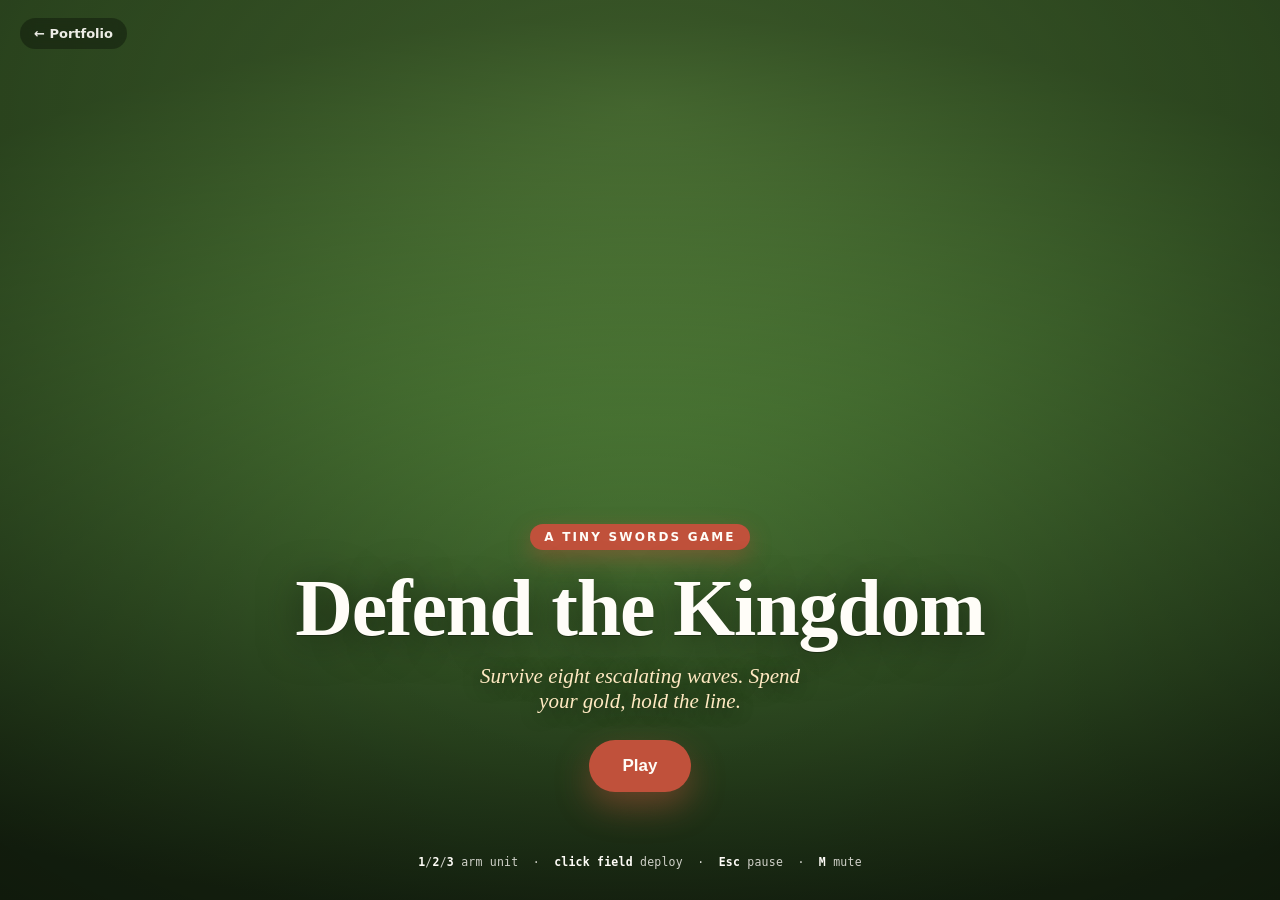
<file: play.html>
<!DOCTYPE html>
<html lang="en">
<head>
  <meta charset="UTF-8" />
  <meta name="viewport" content="width=device-width, initial-scale=1.0" />
  <title>Son BIP — Tiny Swords: Defend the Kingdom</title>
  <meta name="description" content="A top-down castle wave-defense game built with the Tiny Swords asset pack." />
  <link rel="icon" href="data/sonbip.png" />
  <link rel="stylesheet" href="assets/css/ghibli.css" />
  <link rel="stylesheet" href="assets/game/game.css" />
  <link rel="stylesheet" href="assets/css/barracks.css" />
  <script type="importmap">
    { "imports": { "phaser": "https://cdn.jsdelivr.net/npm/phaser@3.80.1/dist/phaser.esm.min.js" } }
  </script>
</head>
<body>
  <!-- TITLE SCREEN -->
  <div id="title">
    <div class="scrim" aria-hidden="true"></div>
    <a class="title-back" href="index.html">&larr; Portfolio</a>
    <div class="title-card">
      <span class="title-eyebrow">A Tiny Swords game</span>
      <h1>Defend the Kingdom</h1>
      <p class="sub">Survive eight escalating waves. Spend your gold, hold the line.</p>
      <button id="play-btn" type="button">Play</button>
    </div>
    <p class="title-controls"><b>1</b>/<b>2</b>/<b>3</b> arm unit &nbsp;·&nbsp; <b>click field</b> deploy &nbsp;·&nbsp; <b>Esc</b> pause &nbsp;·&nbsp; <b>M</b> mute</p>
  </div>

  <!-- GAME (boots on Play) -->
  <div id="game" hidden></div>
  <a class="play-back btn btn-ghost" href="index.html" hidden>&larr; Portfolio</a>

  <!-- BARRACKS: meta hub, shown between runs via the game-level 'to-barracks' event -->
  <section id="barracks" hidden></section>

  <script type="module">
    const titleEl = document.getElementById("title");
    const gameEl = document.getElementById("game");
    const backEl = document.querySelector(".play-back");

    document.getElementById("play-btn").addEventListener("click", async () => {
      const btn = document.getElementById("play-btn");
      btn.disabled = true;
      btn.textContent = "Mustering troops...";
      titleEl.hidden = true;
      gameEl.hidden = false;
      backEl.hidden = false;
      try {
        const { startGame } = await import("./assets/game/boot.js");
        const game = await startGame(gameEl);
        window.__game = game; // dev/test hook
        const { initBarracks } = await import("./assets/js/barracks.js");
        initBarracks(game);
      } catch (e) {
        console.error("game boot failed:", e);
        gameEl.innerHTML = '<p style="text-align:center;padding:2rem;font-family:Nunito,sans-serif;color:#fbf6ec">Couldn\'t load the game. <a href="index.html">Back to portfolio</a>.</p>';
      }
    });
  </script>
</body>
</html>
</file>
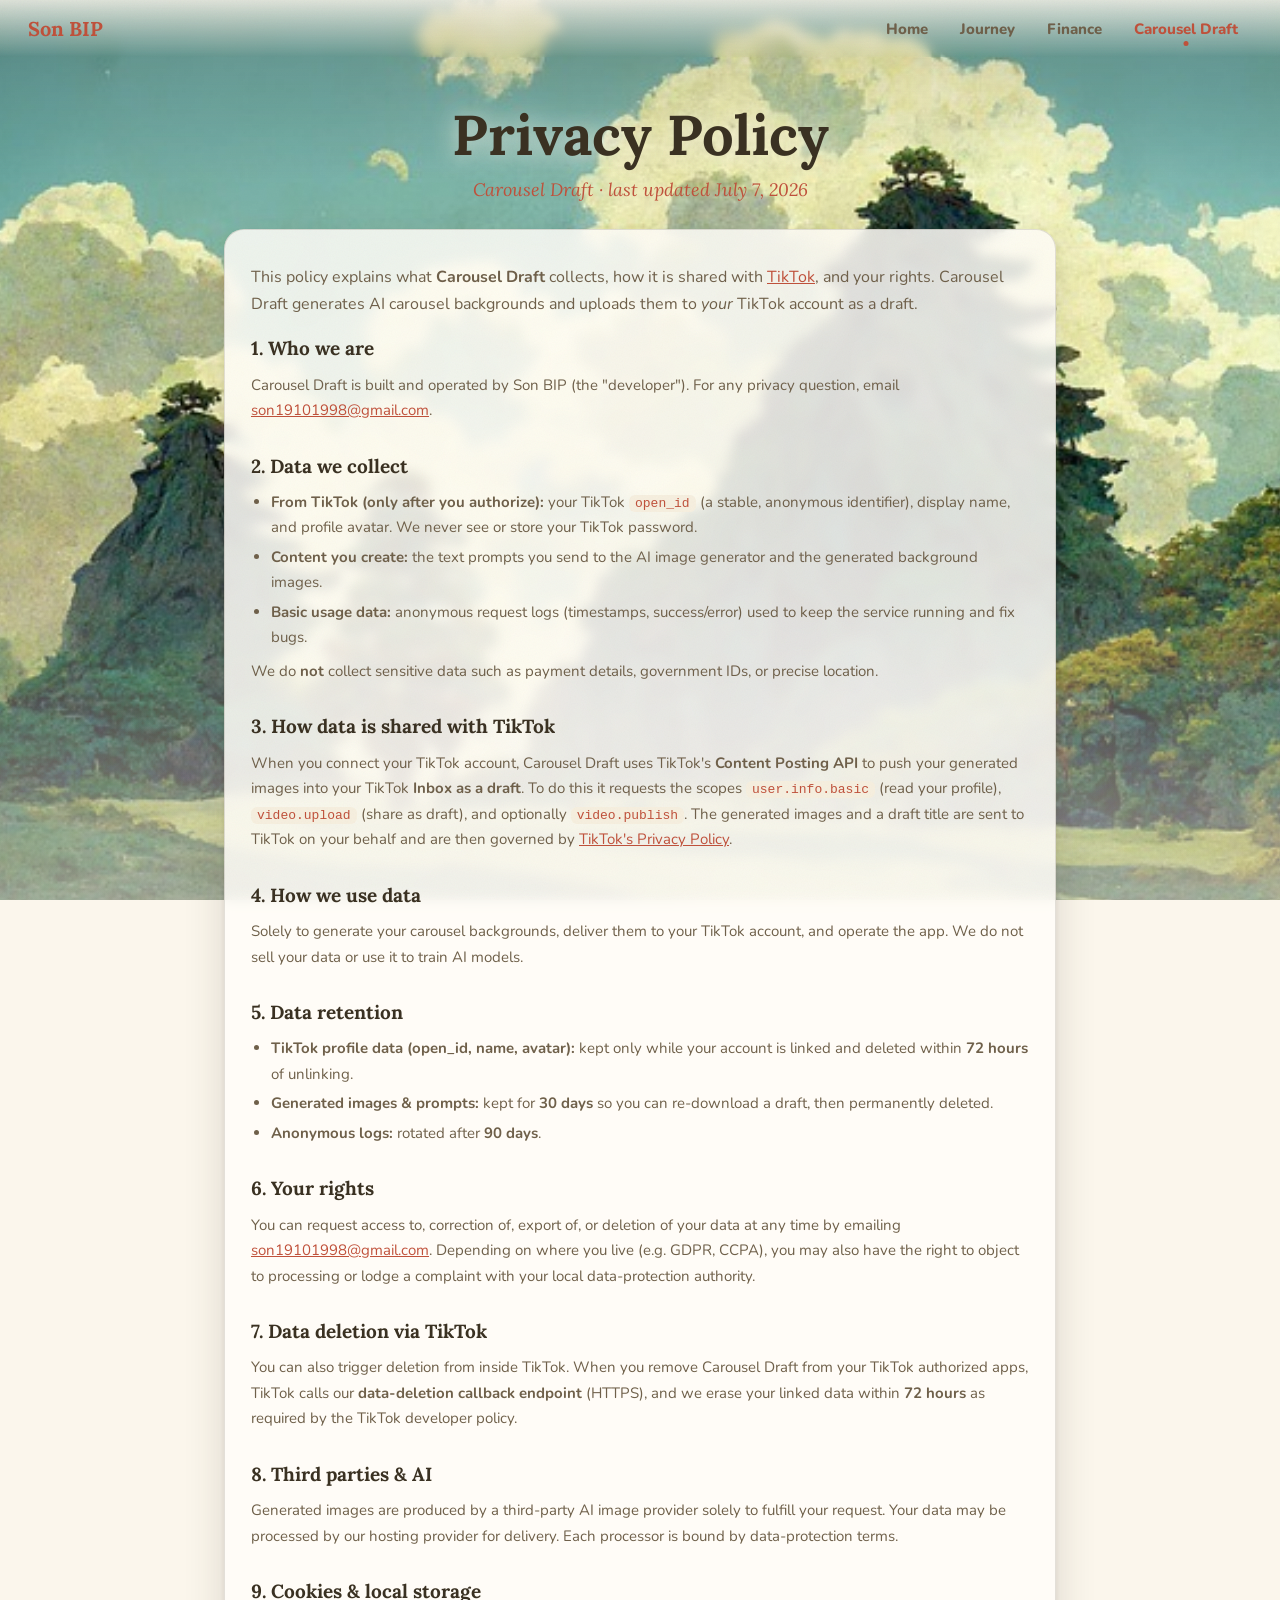
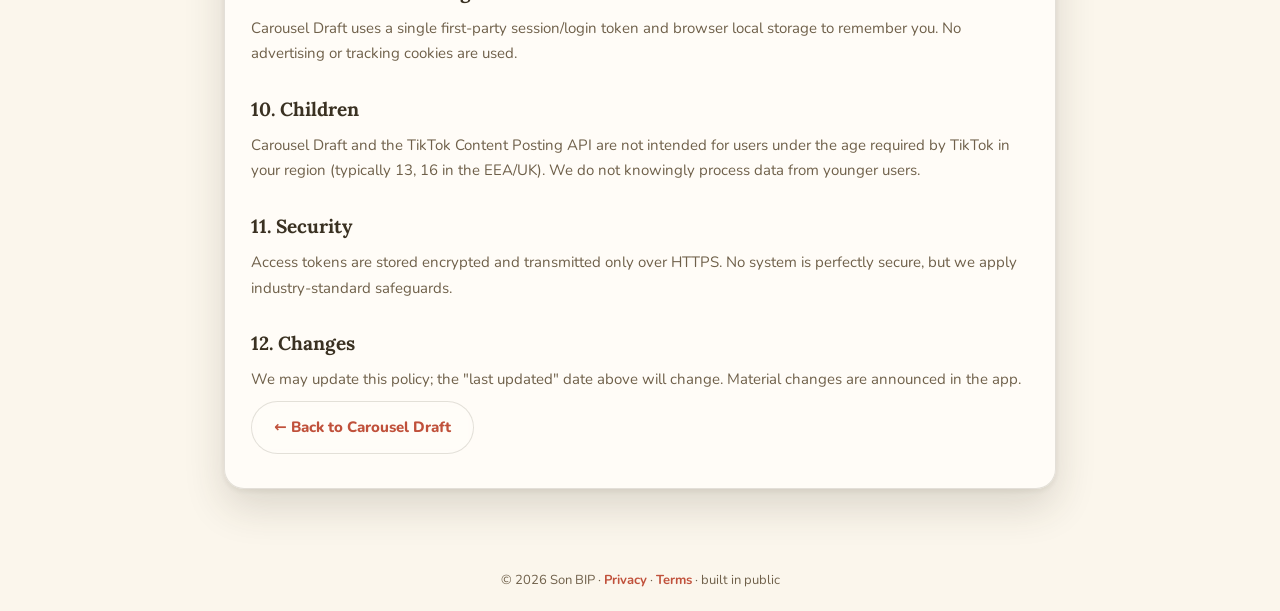
<file: privacy.html>
<!DOCTYPE html>
<html lang="en">
<head>
  <meta charset="UTF-8" />
  <meta name="viewport" content="width=device-width, initial-scale=1.0" />
  <title>Privacy Policy - Carousel Draft · Son BIP</title>
  <meta name="description" content="Privacy policy for Carousel Draft — the AI carousel-background generator that posts to TikTok as a draft." />
  <link rel="preconnect" href="https://fonts.googleapis.com" />
  <link rel="preconnect" href="https://fonts.gstatic.com" crossorigin />
  <link href="https://fonts.googleapis.com/css2?family=Lora:ital,wght@0,500;0,600;0,700;1,500;1,600&family=Nunito:wght@400;600;700;800&display=swap" rel="stylesheet" />
  <link rel="icon" href="data/sonbip.png" />
  <link rel="stylesheet" href="assets/css/ghibli.css" />
  <style>
    .pp { font-size: 15px; line-height: 1.7; color: var(--ink); }
    .pp-lead { font-size: 16px; color: var(--ink-soft); margin-top: 0; }
    .pp h2 { font-family: var(--font-display); font-size: 19px; margin: 26px 0 6px; color: var(--ink); }
    .pp h2:first-of-type { margin-top: 14px; }
    .pp p { margin: 8px 0; color: var(--ink-soft); }
    .pp ul { margin: 8px 0; padding-left: 20px; color: var(--ink-soft); }
    .pp li { margin: 4px 0; }
    .pp code { font-family: var(--font-mono); font-size: 13px; background: var(--paper-2); padding: 1px 6px; border-radius: 6px; color: var(--accent); }
    .pp a { color: var(--accent); }
    .pp-back { margin-top: 26px; }
  </style>
</head>
<body>
  <div class="scene" id="scene" aria-hidden="true">
    <div class="layer bg" style="background-image:url('assets/img/ghibli-journey.jpg'); --depth:.12"></div>
    <div class="scrim"></div>
    <div class="vignette"></div>
  </div>
  <div class="grain"></div>

  <div class="content">
    <nav class="nav">
      <a class="brand" href="index.html">Son BIP</a>
      <ul>
        <li><a class="link" href="index.html">Home</a></li>
        <li><a class="link" href="journey.html">Journey</a></li>
        <li><a class="link" href="finance.html">Finance</a></li>
        <li><a class="link active" href="carousel-draft.html">Carousel Draft</a></li>
      </ul>
    </nav>

    <main class="page">
      <div class="page-head">
        <h1>Privacy Policy</h1>
        <p>Carousel Draft · last updated July 7, 2026</p>
      </div>

      <section class="panel pp">
        <p class="pp-lead">This policy explains what <strong>Carousel Draft</strong> collects, how it is shared with
          <a href="https://www.tiktok.com/legal/privacy-policy-eea" target="_blank" rel="noopener">TikTok</a>, and your rights.
          Carousel Draft generates AI carousel backgrounds and uploads them to <em>your</em> TikTok account as a draft.</p>

        <h2>1. Who we are</h2>
        <p>Carousel Draft is built and operated by Son BIP (the "developer"). For any privacy question, email
          <a href="mailto:son19101998@gmail.com">son19101998@gmail.com</a>.</p>

        <h2>2. Data we collect</h2>
        <ul>
          <li><strong>From TikTok (only after you authorize):</strong> your TikTok <code>open_id</code> (a stable, anonymous identifier), display name, and profile avatar. We never see or store your TikTok password.</li>
          <li><strong>Content you create:</strong> the text prompts you send to the AI image generator and the generated background images.</li>
          <li><strong>Basic usage data:</strong> anonymous request logs (timestamps, success/error) used to keep the service running and fix bugs.</li>
        </ul>
        <p>We do <strong>not</strong> collect sensitive data such as payment details, government IDs, or precise location.</p>

        <h2>3. How data is shared with TikTok</h2>
        <p>When you connect your TikTok account, Carousel Draft uses TikTok's <strong>Content Posting API</strong> to push your
          generated images into your TikTok <strong>Inbox as a draft</strong>. To do this it requests the scopes
          <code>user.info.basic</code> (read your profile), <code>video.upload</code> (share as draft), and optionally
          <code>video.publish</code>. The generated images and a draft title are sent to TikTok on your behalf and are then
          governed by <a href="https://www.tiktok.com/legal/privacy-policy-eea" target="_blank" rel="noopener">TikTok's Privacy Policy</a>.</p>

        <h2>4. How we use data</h2>
        <p>Solely to generate your carousel backgrounds, deliver them to your TikTok account, and operate the app. We do not sell your data or use it to train AI models.</p>

        <h2>5. Data retention</h2>
        <ul>
          <li><strong>TikTok profile data (open_id, name, avatar):</strong> kept only while your account is linked and deleted within <strong>72 hours</strong> of unlinking.</li>
          <li><strong>Generated images &amp; prompts:</strong> kept for <strong>30 days</strong> so you can re-download a draft, then permanently deleted.</li>
          <li><strong>Anonymous logs:</strong> rotated after <strong>90 days</strong>.</li>
        </ul>

        <h2>6. Your rights</h2>
        <p>You can request access to, correction of, export of, or deletion of your data at any time by emailing
          <a href="mailto:son19101998@gmail.com">son19101998@gmail.com</a>. Depending on where you live (e.g. GDPR, CCPA), you may also
          have the right to object to processing or lodge a complaint with your local data-protection authority.</p>

        <h2>7. Data deletion via TikTok</h2>
        <p>You can also trigger deletion from inside TikTok. When you remove Carousel Draft from your TikTok authorized apps,
          TikTok calls our <strong>data-deletion callback endpoint</strong> (HTTPS), and we erase your linked data within
          <strong>72 hours</strong> as required by the TikTok developer policy.</p>

        <h2>8. Third parties &amp; AI</h2>
        <p>Generated images are produced by a third-party AI image provider solely to fulfill your request. Your data may be
          processed by our hosting provider for delivery. Each processor is bound by data-protection terms.</p>

        <h2>9. Cookies &amp; local storage</h2>
        <p>Carousel Draft uses a single first-party session/login token and browser local storage to remember you. No advertising or tracking cookies are used.</p>

        <h2>10. Children</h2>
        <p>Carousel Draft and the TikTok Content Posting API are not intended for users under the age required by TikTok in your region (typically 13, 16 in the EEA/UK). We do not knowingly process data from younger users.</p>

        <h2>11. Security</h2>
        <p>Access tokens are stored encrypted and transmitted only over HTTPS. No system is perfectly secure, but we apply industry-standard safeguards.</p>

        <h2>12. Changes</h2>
        <p>We may update this policy; the "last updated" date above will change. Material changes are announced in the app.</p>

        <p class="pp-back"><a class="btn btn-ghost" href="carousel-draft.html">&larr; Back to Carousel Draft</a></p>
      </section>
    </main>

    <footer class="foot">© 2026 Son BIP · <a href="privacy.html">Privacy</a> · <a href="terms.html">Terms</a> · built in public</footer>
  </div>
</body>
</html>
</file>
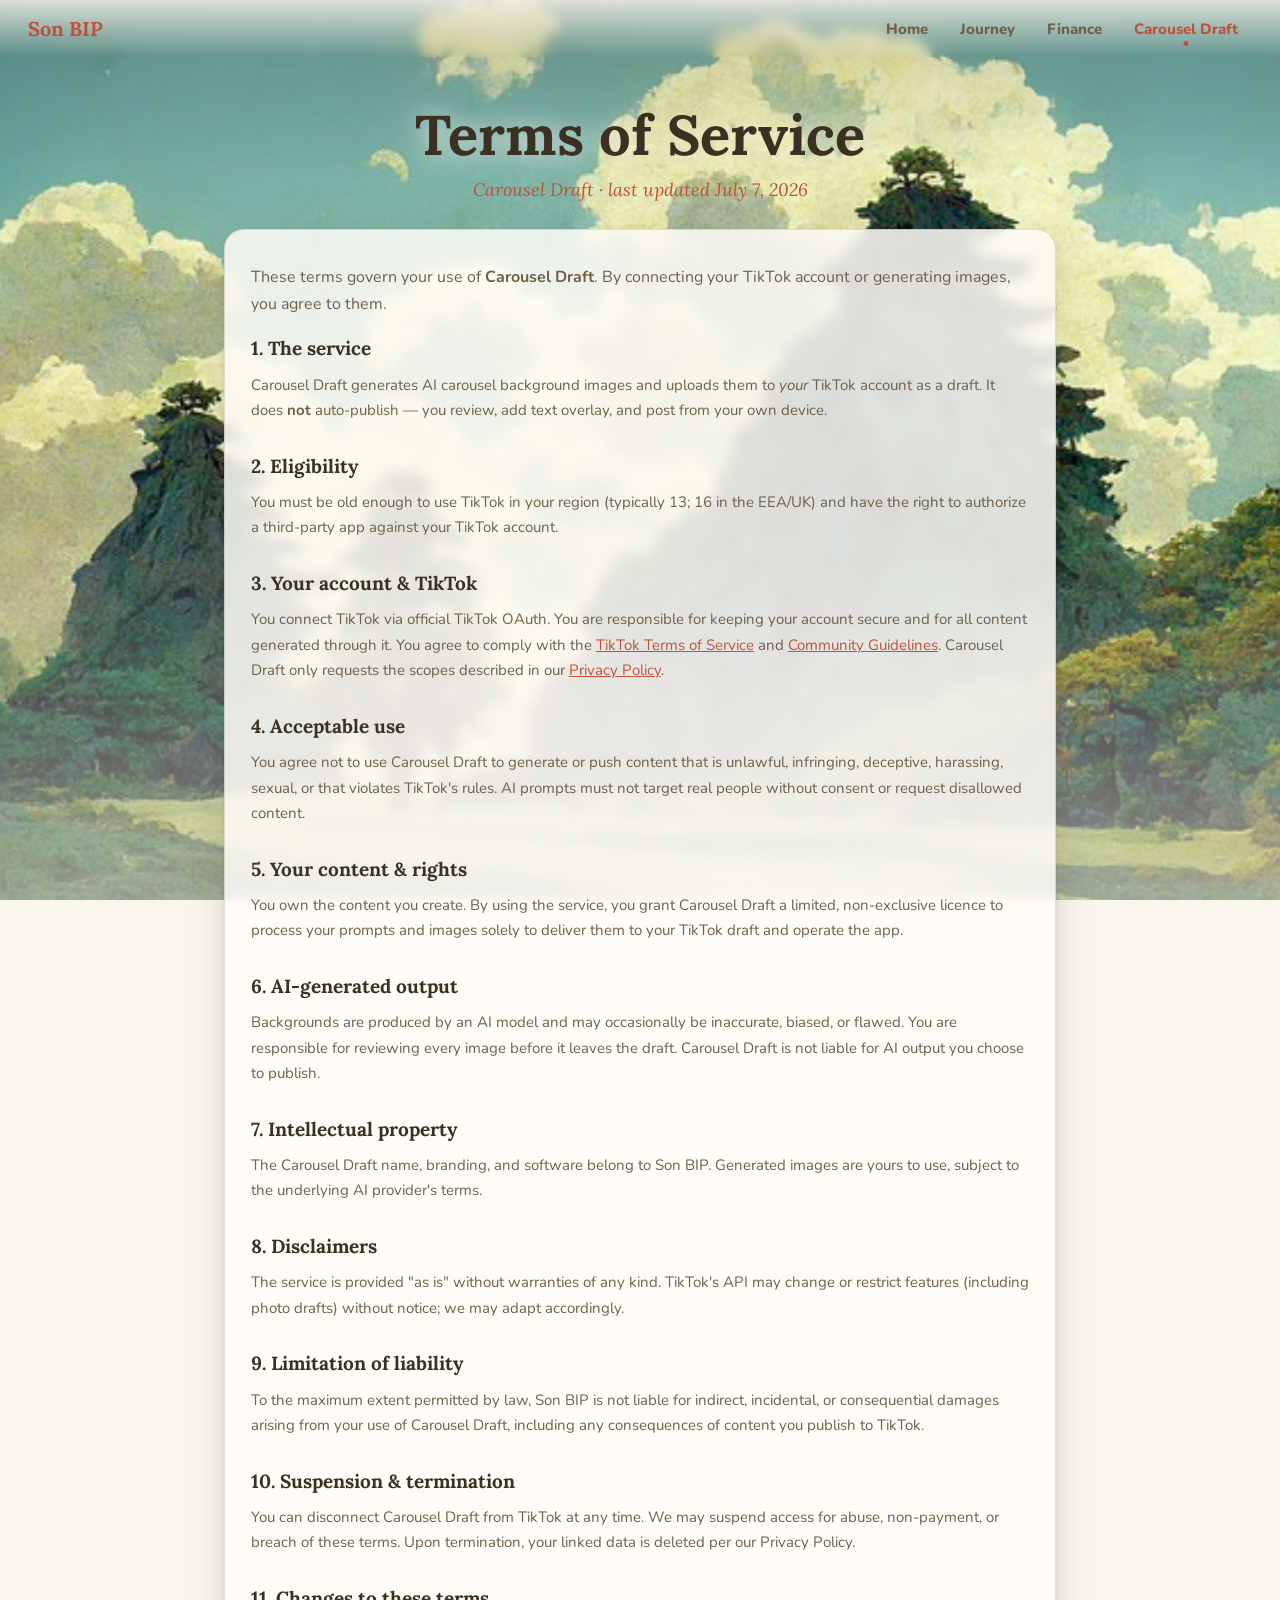
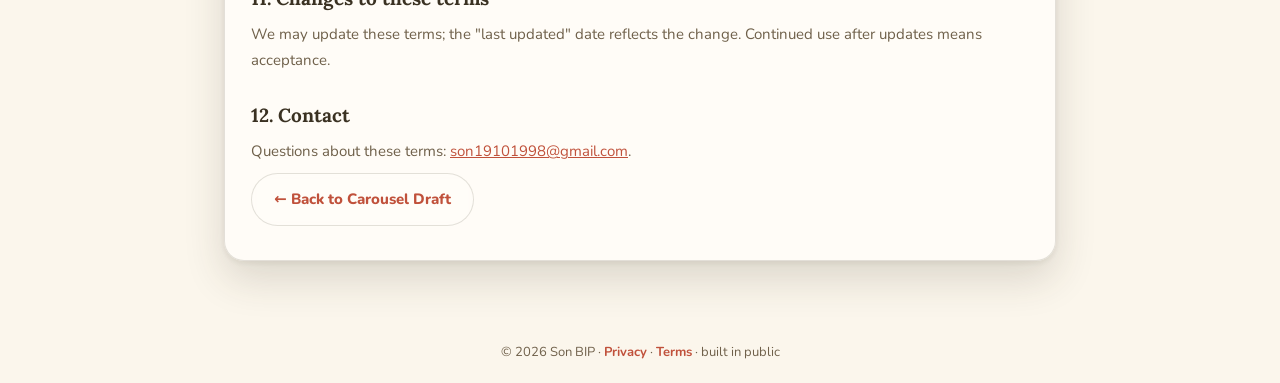
<file: terms.html>
<!DOCTYPE html>
<html lang="en">
<head>
  <meta charset="UTF-8" />
  <meta name="viewport" content="width=device-width, initial-scale=1.0" />
  <title>Terms of Service - Carousel Draft · Son BIP</title>
  <meta name="description" content="Terms of Service for Carousel Draft — the AI carousel-background generator that posts to TikTok as a draft." />
  <link rel="preconnect" href="https://fonts.googleapis.com" />
  <link rel="preconnect" href="https://fonts.gstatic.com" crossorigin />
  <link href="https://fonts.googleapis.com/css2?family=Lora:ital,wght@0,500;0,600;0,700;1,500;1,600&family=Nunito:wght@400;600;700;800&display=swap" rel="stylesheet" />
  <link rel="icon" href="data/sonbip.png" />
  <link rel="stylesheet" href="assets/css/ghibli.css" />
  <style>
    .pp { font-size: 15px; line-height: 1.7; color: var(--ink); }
    .pp-lead { font-size: 16px; color: var(--ink-soft); margin-top: 0; }
    .pp h2 { font-family: var(--font-display); font-size: 19px; margin: 26px 0 6px; color: var(--ink); }
    .pp h2:first-of-type { margin-top: 14px; }
    .pp p { margin: 8px 0; color: var(--ink-soft); }
    .pp ul { margin: 8px 0; padding-left: 20px; color: var(--ink-soft); }
    .pp li { margin: 4px 0; }
    .pp code { font-family: var(--font-mono); font-size: 13px; background: var(--paper-2); padding: 1px 6px; border-radius: 6px; color: var(--accent); }
    .pp a { color: var(--accent); }
    .pp-back { margin-top: 26px; }
  </style>
</head>
<body>
  <div class="scene" id="scene" aria-hidden="true">
    <div class="layer bg" style="background-image:url('assets/img/ghibli-journey.jpg'); --depth:.12"></div>
    <div class="scrim"></div>
    <div class="vignette"></div>
  </div>
  <div class="grain"></div>

  <div class="content">
    <nav class="nav">
      <a class="brand" href="index.html">Son BIP</a>
      <ul>
        <li><a class="link" href="index.html">Home</a></li>
        <li><a class="link" href="journey.html">Journey</a></li>
        <li><a class="link" href="finance.html">Finance</a></li>
        <li><a class="link active" href="carousel-draft.html">Carousel Draft</a></li>
      </ul>
    </nav>

    <main class="page">
      <div class="page-head">
        <h1>Terms of Service</h1>
        <p>Carousel Draft · last updated July 7, 2026</p>
      </div>

      <section class="panel pp">
        <p class="pp-lead">These terms govern your use of <strong>Carousel Draft</strong>. By connecting your TikTok account
          or generating images, you agree to them.</p>

        <h2>1. The service</h2>
        <p>Carousel Draft generates AI carousel background images and uploads them to <em>your</em> TikTok account as a
          draft. It does <strong>not</strong> auto-publish — you review, add text overlay, and post from your own device.</p>

        <h2>2. Eligibility</h2>
        <p>You must be old enough to use TikTok in your region (typically 13; 16 in the EEA/UK) and have the right to
          authorize a third-party app against your TikTok account.</p>

        <h2>3. Your account &amp; TikTok</h2>
        <p>You connect TikTok via official TikTok OAuth. You are responsible for keeping your account secure and for all
          content generated through it. You agree to comply with the
          <a href="https://www.tiktok.com/legal/terms-of-service" target="_blank" rel="noopener">TikTok Terms of Service</a>
          and <a href="https://www.tiktok.com/community-guidelines" target="_blank" rel="noopener">Community Guidelines</a>.
          Carousel Draft only requests the scopes described in our <a href="privacy.html">Privacy Policy</a>.</p>

        <h2>4. Acceptable use</h2>
        <p>You agree not to use Carousel Draft to generate or push content that is unlawful, infringing, deceptive,
          harassing, sexual, or that violates TikTok's rules. AI prompts must not target real people without consent or
          request disallowed content.</p>

        <h2>5. Your content &amp; rights</h2>
        <p>You own the content you create. By using the service, you grant Carousel Draft a limited, non-exclusive licence
          to process your prompts and images solely to deliver them to your TikTok draft and operate the app.</p>

        <h2>6. AI-generated output</h2>
        <p>Backgrounds are produced by an AI model and may occasionally be inaccurate, biased, or flawed. You are
          responsible for reviewing every image before it leaves the draft. Carousel Draft is not liable for AI output you
          choose to publish.</p>

        <h2>7. Intellectual property</h2>
        <p>The Carousel Draft name, branding, and software belong to Son BIP. Generated images are yours to use, subject to
          the underlying AI provider's terms.</p>

        <h2>8. Disclaimers</h2>
        <p>The service is provided "as is" without warranties of any kind. TikTok's API may change or restrict features
          (including photo drafts) without notice; we may adapt accordingly.</p>

        <h2>9. Limitation of liability</h2>
        <p>To the maximum extent permitted by law, Son BIP is not liable for indirect, incidental, or consequential damages
          arising from your use of Carousel Draft, including any consequences of content you publish to TikTok.</p>

        <h2>10. Suspension &amp; termination</h2>
        <p>You can disconnect Carousel Draft from TikTok at any time. We may suspend access for abuse, non-payment, or
          breach of these terms. Upon termination, your linked data is deleted per our Privacy Policy.</p>

        <h2>11. Changes to these terms</h2>
        <p>We may update these terms; the "last updated" date reflects the change. Continued use after updates means
          acceptance.</p>

        <h2>12. Contact</h2>
        <p>Questions about these terms: <a href="mailto:son19101998@gmail.com">son19101998@gmail.com</a>.</p>

        <p class="pp-back"><a class="btn btn-ghost" href="carousel-draft.html">&larr; Back to Carousel Draft</a></p>
      </section>
    </main>

    <footer class="foot">© 2026 Son BIP · <a href="privacy.html">Privacy</a> · <a href="terms.html">Terms</a> · built in public</footer>
  </div>
</body>
</html>
</file>
<file: assets/css/ghibli.css>
/* SONBIP - Studio Ghibli design system (2.5D painted-background, light mode).
   Background art: free CC0-style Pixabay paintings (no attribution required).
   Atmosphere (clouds + pollen + leaves + fireflies): procedural PixiJS layer in atmosphere.js.
   Layered scrim + vignette + grain for depth; pointer parallax, reduced-motion safe. */
:root {
  --sky-top: #bfe0ef; --sky-low: #fbe9cd;
  --hill-far: #a7c9a0; --hill-mid: #7fae6f; --hill-near: #5c9156; --grass: #4c8747;
  --cream: #fbf6ec; --paper: #fffdf8; --paper-2: #f6efdf;
  --ink: #3a3122; --ink-soft: #6f604a;
  --accent: #c0513b;      /* Ghibli warm red - the one accent (AA-white at 4.7:1) */
  --accent-2: #e0a04a;    /* warm amber, sparingly */
  --good: #5a8f4e;        /* income green */
  --line: rgba(58, 49, 34, .14);
  --wash: rgba(255, 253, 248, .82);
  --font-display: "Lora", Georgia, serif;
  --font-body: "Nunito", system-ui, sans-serif;
  --font-mono: ui-monospace, "SFMono-Regular", Menlo, monospace;
  --r: 20px; --r-sm: 12px; --r-pill: 999px;
  --shadow-soft: 0 18px 40px rgba(58, 49, 34, .16), 0 2px 6px rgba(58, 49, 34, .08);
  --ease: cubic-bezier(.16, 1, .3, 1);
}

* { box-sizing: border-box; }
html, body { margin: 0; padding: 0; }
body { font-family: var(--font-body); color: var(--ink); background: var(--cream); -webkit-font-smoothing: antialiased; overflow-x: hidden; }

/* ============ 2.5D SCENE (painted bg + scrim) ============ */
.scene { position: fixed; inset: 0; z-index: 0; overflow: hidden; pointer-events: none; }
.layer { position: absolute; inset: -6%; will-change: transform;
  transform: translate3d(calc(var(--mx, 0) * var(--depth, 1) * 26px), calc(var(--my, 0) * var(--depth, 1) * 18px), 0);
  transition: transform .25s ease-out; }
.bg { inset: -4%; background-size: cover; background-position: center; --depth: .12; }
.scrim { position: absolute; inset: 0;
  background: linear-gradient(180deg, rgba(58,49,34,.22) 0%, rgba(58,49,34,0) 20%, rgba(58,49,34,0) 55%, rgba(251,246,236,.62) 100%); }
.vignette { position: absolute; inset: 0; background: radial-gradient(130% 100% at 50% 30%, transparent 55%, rgba(58, 49, 34, .14) 100%); }
#atmos { position: fixed; inset: 0; z-index: 1; pointer-events: none; }   /* PixiJS canvas mount */
.grain { position: fixed; inset: 0; z-index: 60; pointer-events: none; opacity: .05; mix-blend-mode: multiply;
  background-image: url("data:image/svg+xml,%3Csvg xmlns='http://www.w3.org/2000/svg' width='160' height='160'%3E%3Cfilter id='n'%3E%3CfeTurbulence type='fractalNoise' baseFrequency='.85' numOctaves='2'/%3E%3C/filter%3E%3Crect width='100%25' height='100%25' filter='url(%23n)'/%3E%3C/svg%3E"); }

/* ============ CONTENT ============ */
.content { position: relative; z-index: 2; min-height: 100dvh; display: flex; flex-direction: column; }
.nav { position: sticky; top: 0; z-index: 30; display: flex; align-items: center; justify-content: space-between; padding: 16px 28px;
  background: linear-gradient(to bottom, rgba(251, 246, 236, .82), rgba(251, 246, 236, 0)); backdrop-filter: blur(6px); }
.brand { font-family: var(--font-display); font-weight: 700; font-size: 20px; color: var(--accent); text-decoration: none; }
.nav ul { display: flex; gap: 4px; list-style: none; margin: 0; padding: 0; }
.nav a.link { position: relative; font-weight: 800; font-size: 15px; color: var(--ink-soft); text-decoration: none; padding: 8px 14px; border-radius: var(--r-pill); transition: .2s; }
.nav a.link:hover { color: var(--ink); background: rgba(255, 253, 248, .7); }
.nav a.link.active { color: var(--accent); }
.nav a.link.active::after { content: ""; position: absolute; left: 50%; bottom: 1px; width: 5px; height: 5px; border-radius: 50%; background: var(--accent); transform: translateX(-50%); }

/* buttons: watercolor wipe fill on hover */
.btn { font-family: var(--font-body); font-weight: 800; font-size: 15px; padding: 13px 22px; border-radius: var(--r-pill); cursor: pointer; text-decoration: none; border: none; display: inline-flex; align-items: center; gap: 9px; transition: transform .14s ease, box-shadow .2s ease; }
.btn-primary { position: relative; isolation: isolate; overflow: hidden; background: transparent; color: #fff; box-shadow: 0 10px 24px rgba(200, 85, 61, .32); }
.btn-primary::before { content: ""; position: absolute; inset: 0; z-index: -1; background: var(--accent); }
.btn-primary::after { content: ""; position: absolute; inset: 0; z-index: -1; background: linear-gradient(90deg, var(--accent-2), var(--accent)); transform: translateY(101%); transition: transform .32s var(--ease); }
.btn-primary:hover { box-shadow: 0 14px 30px rgba(200, 85, 61, .42); }
.btn-primary:hover::after { transform: translateY(0); }
.btn-ghost { background: var(--wash); color: var(--ink); border: 1px solid var(--line); backdrop-filter: blur(4px); }
.btn-ghost:hover { background: #fff; }
.btn:active { transform: translateY(1px) scale(.99); }

/* HERO (home) - editorial poster over the painted landscape, soft watercolor wash behind the title */
.hero { position: relative; isolation: isolate; flex: 1; display: flex; flex-direction: column; align-items: center; justify-content: center; text-align: center; padding: 40px 24px 120px; }
.hero::before { content: ""; position: absolute; left: 50%; top: 42%; width: min(680px, 92vw); height: 320px; transform: translate(-50%, -50%); background: radial-gradient(closest-side, rgba(255,253,248,.82), rgba(255,253,248,0)); filter: blur(6px); z-index: -1; pointer-events: none; }
.hero h1 { font-family: var(--font-display); font-weight: 700; font-size: clamp(48px, 9vw, 96px); line-height: 1.02; margin: 0; color: var(--ink); letter-spacing: -0.01em; text-shadow: 0 2px 30px rgba(251, 246, 236, .9); }
.hero .role { font-family: var(--font-display); font-style: italic; font-size: clamp(18px, 2.4vw, 24px); color: var(--accent); margin: 14px 0 10px; text-shadow: 0 2px 20px rgba(251, 246, 236, .8); }
.hero .lede { max-width: 46ch; font-size: 17px; line-height: 1.6; color: var(--ink); margin: 0 auto; background: rgba(255, 253, 248, .7); padding: 8px 16px; border-radius: var(--r-sm); backdrop-filter: blur(3px); }
.hero .cta { margin-top: 28px; display: flex; gap: 12px; flex-wrap: wrap; justify-content: center; }

/* watercolor tiles (was generic cards) */
.cards { position: relative; z-index: 2; display: grid; grid-template-columns: repeat(4, minmax(0, 1fr)); gap: 18px; max-width: 1040px; margin: 0 auto; padding: 0 24px 56px; width: 100%; }
.card { background: linear-gradient(180deg, var(--paper), var(--paper-2)); border: 1px solid var(--line); border-radius: var(--r); padding: 22px; box-shadow: var(--shadow-soft); transform: rotate(var(--tilt, 0deg)); transition: transform .25s var(--ease), box-shadow .25s var(--ease); }
.card:nth-child(1) { --tilt: -1.1deg; } .card:nth-child(2) { --tilt: .8deg; } .card:nth-child(3) { --tilt: -.6deg; } .card:nth-child(4) { --tilt: 1deg; }
.card:hover { transform: rotate(0deg) translateY(-4px); box-shadow: 0 26px 50px rgba(58, 49, 34, .2); }
.card .v { font-family: var(--font-display); font-weight: 700; font-size: 30px; color: var(--ink); margin: 0 0 2px; line-height: 1; } .card .v .acc { color: var(--accent); }
.card .t { font-weight: 800; font-size: 14px; color: var(--ink); margin: 6px 0 4px; }
.card .d { font-size: 13.5px; line-height: 1.5; color: var(--ink-soft); margin: 0; }

/* ============ PAGE (journey / finance) ============ */
.page { flex: 1; width: 100%; max-width: 880px; margin: 0 auto; padding: 24px 24px 64px; }
.page-head { text-align: center; margin: 18px 0 28px; }
.page-head h1 { font-family: var(--font-display); font-weight: 700; font-size: clamp(36px, 6vw, 56px); margin: 0; color: var(--ink); text-shadow: 0 2px 24px rgba(251, 246, 236, .9); }
.page-head p { font-family: var(--font-display); font-style: italic; color: var(--accent); margin: 8px 0 0; font-size: 18px; }

.panel { background: rgba(255, 253, 248, .86); border: 1px solid var(--line); border-radius: var(--r); padding: 26px; box-shadow: var(--shadow-soft); backdrop-filter: blur(6px); }

/* timeline (journey) - hand-drawn wavy spine */
.tl { position: relative; max-width: 680px; margin: 0 auto; }
.tl::before { content: ""; position: absolute; left: 0; top: 8px; bottom: 8px; width: 20px;
  background: url("data:image/svg+xml,%3Csvg xmlns='http://www.w3.org/2000/svg' width='20' height='40' viewBox='0 0 20 40'%3E%3Cpath d='M10 0 Q 16 10 10 20 Q 4 30 10 40' stroke='%23c0513b' stroke-opacity='.4' fill='none' stroke-width='2' stroke-linecap='round'/%3E%3C/svg%3E") repeat-y; }
.tl-item { position: relative; padding: 0 0 20px 36px; }
.tl-item::before { content: ""; position: absolute; left: 3px; top: 6px; width: 14px; height: 14px; border-radius: 50%; background: var(--accent); box-shadow: 0 0 0 4px var(--paper), 0 0 12px rgba(200, 85, 61, .4); }
.tl-item.future::before { background: var(--accent-2); box-shadow: 0 0 0 4px var(--paper), 0 0 14px rgba(224, 160, 74, .55); }
.tl-card { background: var(--paper); border: 1px solid var(--line); border-radius: var(--r-sm); padding: 14px 18px; box-shadow: var(--shadow-soft); }
.tl-item.future .tl-card { border-color: rgba(224, 160, 74, .5); background: linear-gradient(180deg, #fffdf8, #fdf6e9); }
.tl-date { font-family: var(--font-mono); font-size: 12px; color: var(--accent); margin: 0 0 2px; }
.tl-title { font-family: var(--font-display); font-weight: 700; font-size: 19px; margin: 0; }
.tl-desc { font-size: 14px; line-height: 1.5; color: var(--ink-soft); margin: 6px 0 8px; }
.tags { display: flex; flex-wrap: wrap; gap: 6px; }
.tag { font-size: 11px; font-weight: 700; padding: 3px 9px; border-radius: var(--r-pill); background: var(--paper-2); color: var(--ink-soft); }
.countdown { margin-top: 10px; font-family: var(--font-mono); font-size: 13px; color: var(--accent); background: rgba(224,160,74,.16); padding: 8px 12px; border-radius: var(--r-sm); display: inline-block; }

/* scoreboard (finance) */
.stats { display: grid; grid-template-columns: repeat(auto-fit, minmax(140px, 1fr)); gap: 12px; margin-bottom: 18px; }
.stat { background: var(--paper); border: 1px solid var(--line); border-radius: var(--r-sm); padding: 14px 16px; }
.stat .l { font-size: 12px; font-weight: 700; color: var(--ink-soft); text-transform: uppercase; letter-spacing: .06em; }
.stat .v { font-family: var(--font-display); font-weight: 700; font-size: 24px; margin-top: 2px; }
.stat .v.good { color: var(--good); } .stat .v.bad { color: var(--accent); }
.progress { margin-bottom: 18px; }
.progress .top { display: flex; justify-content: space-between; align-items: baseline; margin-bottom: 8px; }
.progress .top .lab { font-weight: 800; font-size: 14px; } .progress .top .pct { font-family: var(--font-mono); font-size: 13px; color: var(--accent); }
.bar { position: relative; height: 14px; border-radius: var(--r-pill); background: var(--paper-2); overflow: visible; }
.bar > i { display: block; height: 100%; width: 0; border-radius: var(--r-pill); background: linear-gradient(90deg, var(--accent-2), var(--accent)); transition: width 1.4s var(--ease); }
.bar::after { content: ""; position: absolute; right: 1px; top: 50%; width: 10px; height: 10px; border-radius: 50%; background: var(--accent-2); box-shadow: 0 0 0 3px var(--paper), 0 0 10px rgba(224,160,74,.7); transform: translateY(-50%); }  /* goal pearl at $1M */
.ledger h3 { font-family: var(--font-display); margin: 4px 0 10px; font-size: 18px; }
.filters { display: flex; gap: 6px; margin-bottom: 12px; }
.tab { font-size: 13px; font-weight: 800; padding: 7px 14px; border-radius: var(--r-pill); border: 1px solid var(--line); background: var(--paper); color: var(--ink-soft); cursor: pointer; transition: .18s; }
.tab:hover { background: var(--paper-2); }
.tab.active { background: var(--accent); color: #fff; border-color: var(--accent); }
.blog { max-height: 320px; overflow: auto; }
.row { display: grid; grid-template-columns: 64px 1fr auto; gap: 10px; padding: 8px 0; border-bottom: 1px solid var(--line); font-size: 13px; align-items: center; }
.row:last-child { border-bottom: 0; }
.row .d { font-family: var(--font-mono); color: var(--ink-soft); }
.row .desc { overflow: hidden; text-overflow: ellipsis; white-space: nowrap; }
.row .amt { font-family: var(--font-mono); font-weight: 700; }
.row .amt.in { color: var(--good); } .row .amt.out { color: var(--accent); }

.foot { position: relative; z-index: 2; text-align: center; padding: 18px 24px 22px; font-size: 13px; color: var(--ink-soft); }
.foot a { color: var(--accent); text-decoration: none; font-weight: 700; }

/* scroll reveal (opacity-only so it never clobbers element transforms) */
[data-reveal] { opacity: 0; transition: opacity .8s var(--ease); transition-delay: calc(var(--reveal-i, 0) * 70ms); }
[data-reveal].in { opacity: 1; }

/* responsive */
@media (max-width: 900px) { .cards { grid-template-columns: repeat(2, minmax(0, 1fr)); } }
@media (max-width: 520px) { .cards { grid-template-columns: 1fr; } .nav { padding: 12px 16px; } .nav a.link { padding: 6px 10px; font-size: 14px; } .page-head h1 { font-size: 34px; } }

/* reduced motion: freeze all ambient/parallax motion, show reveal instantly */
@media (prefers-reduced-motion: reduce) {
  .layer { transition: none !important; transform: none !important; }
  .grain { display: none; }
  [data-reveal] { opacity: 1; transition: none; }
  .bar > i { transition: none; }
}
</file>
<file: assets/game/game.css>
/* Tiny Swords game — title screen + canvas host. Reuses ghibli.css tokens (--accent, --r-pill, fonts). */
body { margin: 0; background: #16240f; overflow: hidden; font-family: var(--font-body); }

/* TITLE SCREEN — grassy battlefield gradient */
#title { position: fixed; inset: 0; z-index: 50; overflow: hidden;
  background: radial-gradient(120% 90% at 50% 12%, #6ea54c 0%, #508038 38%, #2f4d22 78%, #1b2c14 100%); }
#title[hidden] { display: none; }
#title .scrim { position: absolute; inset: 0; background: radial-gradient(80% 60% at 50% 62%, rgba(0,0,0,0), rgba(0,0,0,.46)); }

.title-card { position: absolute; left: 0; right: 0; bottom: 12vh; z-index: 3; padding: 0 24px; text-align: center; }
.title-card > * { opacity: 0; transform: translateY(18px); animation: tc-in .8s cubic-bezier(.16,1,.3,1) forwards; }
.title-card > *:nth-child(1) { animation-delay: .08s; }
.title-card > *:nth-child(2) { animation-delay: .20s; }
.title-card > *:nth-child(3) { animation-delay: .32s; }
.title-card > *:nth-child(4) { animation-delay: .46s; }
@keyframes tc-in { to { opacity: 1; transform: none; } }
.title-eyebrow { display: inline-block; font-weight: 800; font-size: 12px; letter-spacing: .18em; text-transform: uppercase;
  color: #fffdf8; background: var(--accent); padding: 6px 14px; border-radius: var(--r-pill); margin: 0 0 18px;
  box-shadow: 0 8px 22px rgba(192,81,59,.40); }
.title-card h1 { font-family: var(--font-display); font-weight: 700; font-size: clamp(40px, 7vw, 80px); line-height: 1.0;
  color: #fffdf8; margin: 0; letter-spacing: -.015em; text-shadow: 0 4px 40px rgba(0,0,0,.55), 0 1px 0 rgba(0,0,0,.3); }
.title-card .sub { font-family: var(--font-display); font-style: italic; font-weight: 500; font-size: clamp(16px, 2.2vw, 21px);
  color: #ffe9c2; margin: 16px auto 26px; max-width: 32ch; text-shadow: 0 2px 18px rgba(0,0,0,.6); }
#play-btn { font-weight: 800; font-size: 17px; padding: 16px 34px; border-radius: var(--r-pill); border: none; cursor: pointer;
  background: var(--accent); color: #fffdf8; box-shadow: 0 14px 34px rgba(192,81,59,.45);
  transition: transform .18s cubic-bezier(.16,1,.3,1), box-shadow .18s ease, filter .18s ease; }
#play-btn:hover { transform: translateY(-2px); box-shadow: 0 18px 40px rgba(192,81,59,.55); filter: brightness(1.05); }
#play-btn:active { transform: translateY(0) scale(.98); }
#play-btn[disabled] { opacity: .7; cursor: progress; }
.title-controls { position: absolute; left: 0; right: 0; bottom: 20px; z-index: 3; text-align: center;
  font-family: var(--font-mono); font-size: 11.5px; color: rgba(255,253,248,.80); letter-spacing: .02em; }
.title-controls b { color: #fffdf8; font-weight: 700; }
.title-back { position: absolute; top: 18px; left: 20px; z-index: 4; color: rgba(255,253,248,.92); text-decoration: none;
  font-weight: 700; font-size: 13px; background: rgba(0,0,0,.32); padding: 8px 14px; border-radius: var(--r-pill);
  backdrop-filter: blur(6px); transition: background .18s ease, color .18s ease; }
.title-back:hover { background: rgba(0,0,0,.54); color: #fffdf8; }

/* GAME HOST */
#game { width: 100vw; height: 100dvh; }
#game[hidden] { display: none; }
#game canvas { display: block; margin: 0 auto; }
.play-back { position: fixed; top: 14px; left: 16px; z-index: 45; }
.play-back[hidden] { display: none; }

@media (max-width: 560px) { .title-card { bottom: 14vh; } .title-controls { font-size: 10.5px; padding: 0 12px; } }
@media (prefers-reduced-motion: reduce) { .title-card > * { opacity: 1; transform: none; animation: none; } }
</file>
<file: assets/css/barracks.css>
/* Barracks — DOM meta hub (between runs). Tiny-Swords/paper vibe via ghibli tokens. */
#barracks { position: fixed; inset: 0; z-index: 60; overflow: auto;
  background: radial-gradient(120% 90% at 50% 10%, #3a5a34 0%, #243a1f 70%, #15230f 100%);
  font-family: var(--font-body); color: #fbf6ec; padding: 22px 16px 40px; }
#barracks[hidden] { display: none; }
.bk { max-width: 1080px; margin: 0 auto; }

/* header */
.bk-head { display: flex; align-items: center; gap: 18px; flex-wrap: wrap; padding: 16px 22px; border-radius: var(--r);
  background: url("../game/img/panel-blue.png") center/100% 100% no-repeat; }
.bk-head h2 { margin: 0; font-family: var(--font-display); font-size: 30px; letter-spacing: -.01em; }
.bk-level { display: flex; align-items: center; gap: 10px; flex: 1; min-width: 240px; }
.bk-lvl { font-weight: 800; font-size: 15px; background: var(--accent); color: #fffdf8; padding: 5px 12px; border-radius: var(--r-pill); }
.bk-xpbar { flex: 1; height: 14px; background: rgba(0,0,0,.32); border: 1px solid rgba(255,253,248,.22); border-radius: var(--r-pill); overflow: hidden; }
.bk-xpfill { height: 100%; background: linear-gradient(90deg, #ffd66e, #ffe9a8); transition: width .4s cubic-bezier(.16,1,.3,1); }
.bk-xptext { font-family: var(--font-mono); font-size: 12px; color: rgba(255,253,248,.82); min-width: 108px; }
.bk-gold { font-family: var(--font-display); font-weight: 700; font-size: 22px; color: #ffe9a8; }
.bk-coin { width: 26px; height: 26px; vertical-align: -5px; margin-right: 6px; }
.bk-gold em { font-style: normal; font-size: 12px; color: rgba(255,253,248,.7); font-family: var(--font-body); }
.bk-life { margin: 12px 0 18px; font-family: var(--font-mono); font-size: 12px; color: rgba(255,253,248,.7); }

/* columns */
.bk-cols { display: grid; grid-template-columns: 1fr 1fr 1fr; gap: 16px; }
.bk-col { background: rgba(30,50,90,.55); border: 1px solid rgba(120,170,255,.25); border-radius: var(--r); padding: 16px 18px; backdrop-filter: blur(4px); }
.bk-col h3 { margin: 0 0 12px; font-family: var(--font-display); font-size: 17px; display: flex; justify-content: space-between; align-items: baseline; }
.bk-col h4 { margin: 14px 0 6px; font-size: 13px; letter-spacing: .06em; text-transform: uppercase; color: #ffd66e; }
.bk-pts { font-family: var(--font-mono); font-size: 11px; color: rgba(255,253,248,.7); font-weight: 400; text-transform: none; letter-spacing: 0; }

/* gear + skill cards */
.bk-gear, .bk-skill { background: rgba(255,253,248,.06); border: 1px solid rgba(255,253,248,.10); border-radius: var(--r-sm); padding: 10px 12px; margin-bottom: 8px; }
.bk-gear.eq, .bk-skill.on { border-color: rgba(255,214,110,.55); background: rgba(255,214,110,.10); }
.bk-g-name, .bk-s-name { font-weight: 700; font-size: 14px; }
.bk-g-slot { font-family: var(--font-mono); font-size: 10px; text-transform: uppercase; color: rgba(255,253,248,.55); font-weight: 400; margin-left: 6px; }
.bk-g-desc, .bk-s-desc { font-size: 12px; color: rgba(255,253,248,.72); margin: 2px 0 8px; }

/* buttons */
.bk-g-btn, .bk-s-btn { font-family: var(--font-body); font-weight: 700; font-size: 12px; padding: 10px 14px; border-radius: 12px;
  border: none; background: url("../game/img/btn-blue.png") center/100% 100% no-repeat; color: #fffdf8; cursor: pointer; width: 100%;
  transition: filter .15s ease, transform .12s ease; }
.bk-g-btn:hover, .bk-s-btn:hover { filter: brightness(1.1); }
.bk-g-btn:active, .bk-s-btn:active { transform: scale(.97); }
.bk-g-btn.equipped, .bk-s-btn.on { color: #fff9d6; box-shadow: 0 0 0 2px #ffd66e inset; cursor: default; filter: brightness(1.05); }
.bk-g-btn.owned { filter: brightness(0.6) saturate(0.5); color: rgba(255,253,248,.75); cursor: default; }
.bk-g-btn.locked, .bk-s-btn.locked { filter: brightness(0.35) saturate(0.4); color: rgba(255,253,248,.55); cursor: not-allowed; }
.bk-respec { margin-top: 6px; background: transparent; border: 1px solid rgba(255,253,248,.25); color: rgba(255,253,248,.75);
  font-family: var(--font-body); font-size: 12px; padding: 7px 12px; border-radius: var(--r-pill); cursor: pointer; width: 100%; }
.bk-respec:hover { color: #fffdf8; border-color: rgba(255,253,248,.5); }

/* field guide rows */
.bk-st { display: flex; justify-content: space-between; font-size: 13px; padding: 3px 0; border-bottom: 1px dashed rgba(255,253,248,.08); }
.bk-st span:first-child { color: rgba(255,253,248,.7); }
.bk-st b { color: #9fe8a0; }

/* footer */
.bk-foot { display: flex; gap: 12px; justify-content: center; margin-top: 22px; }
.bk-btn { font-family: var(--font-body); font-weight: 800; font-size: 16px; padding: 13px 30px; border-radius: var(--r-pill); border: none; cursor: pointer; }
.bk-next { background: url("../game/img/btn-blue.png") center/100% 100% no-repeat; color: #fffdf8; border-radius: 14px; box-shadow: 0 12px 30px rgba(0,0,0,.35); transition: transform .18s cubic-bezier(.16,1,.3,1), filter .18s ease; }
.bk-next:hover { transform: translateY(-2px); filter: brightness(1.06); }
.bk-menu { background: rgba(255,253,248,.10); color: #fbf6ec; border: 1px solid rgba(255,253,248,.25); }

@media (max-width: 760px) { .bk-cols { grid-template-columns: 1fr; } }
</file>
